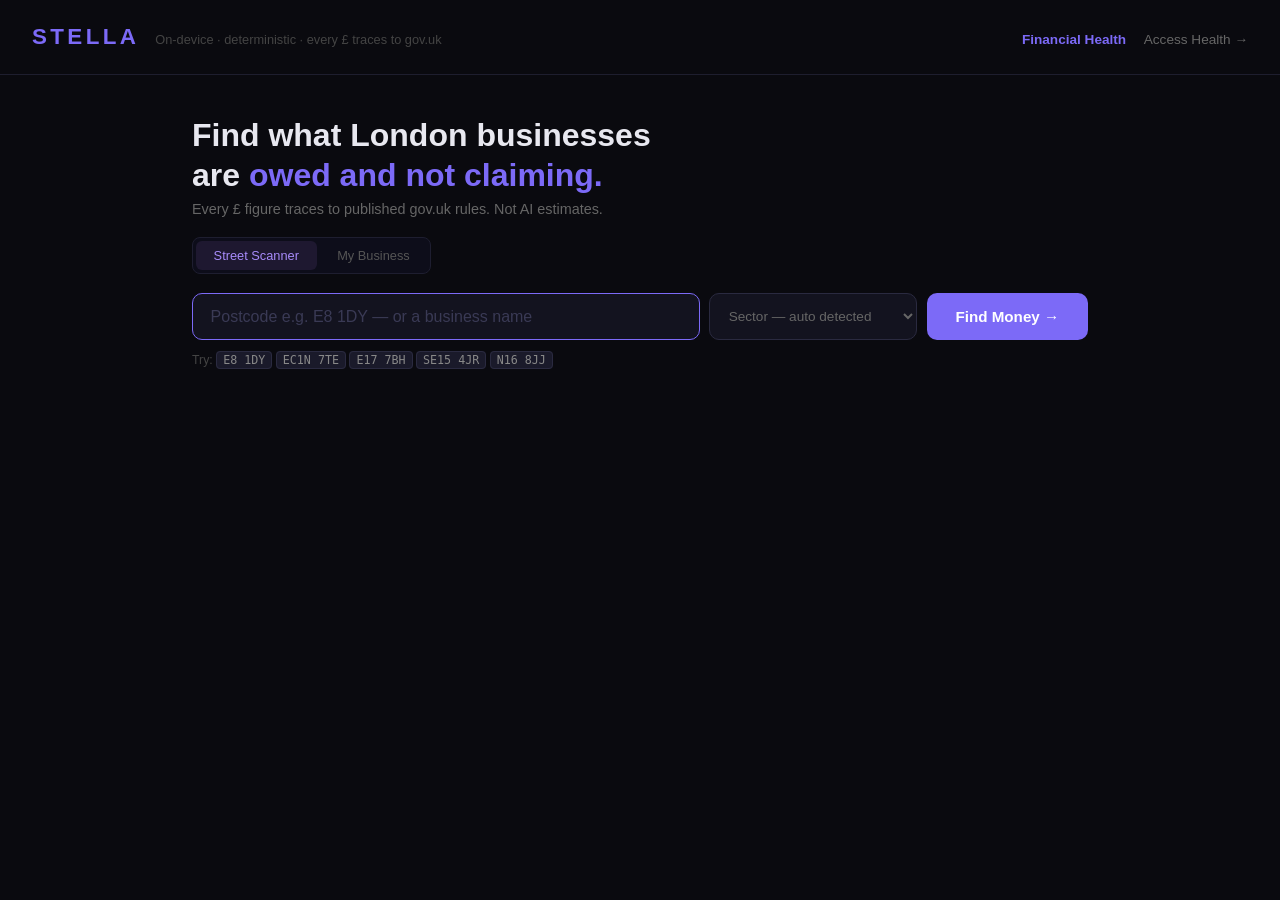
<file: ledger/server/templates/index.html>
<!DOCTYPE html>
<html lang="en">
<head>
<meta charset="UTF-8">
<meta name="viewport" content="width=device-width, initial-scale=1.0">
<title>STELLA — Find Your Unclaimed Business Money</title>
<style>
  * { box-sizing: border-box; margin: 0; padding: 0; }
  body { font-family: -apple-system, BlinkMacSystemFont, "Segoe UI", sans-serif; background: #0a0a0f; color: #e8e8f0; min-height: 100vh; }

  header { padding: 1.5rem 2rem; border-bottom: 1px solid #1e1e2e; display: flex; align-items: baseline; gap: 1rem; }
  .logo { font-size: 1.4rem; font-weight: 700; letter-spacing: 0.15em; color: #7c6af7; }
  .tagline { font-size: 0.8rem; color: #444; }

  main { max-width: 960px; margin: 0 auto; padding: 2.5rem 2rem; }

  /* hero */
  .hero h1 { font-size: 2rem; font-weight: 700; line-height: 1.25; margin-bottom: 0.4rem; }
  .hero h1 span { color: #7c6af7; }
  .hero p { color: #666; font-size: 0.9rem; margin-bottom: 1.8rem; max-width: 560px; }

  .search-row { display: flex; gap: 0.6rem; flex-wrap: wrap; margin-bottom: 0.8rem; }
  .search-row input {
    flex: 1; min-width: 220px; padding: 0.85rem 1.1rem;
    background: #13131f; border: 1.5px solid #2a2a40; border-radius: 10px;
    color: #e8e8f0; font-size: 1rem; outline: none; transition: border-color 0.2s;
  }
  .search-row input:focus { border-color: #7c6af7; }
  .search-row input::placeholder { color: #3a3a55; }
  .search-row select {
    padding: 0.85rem 0.9rem; background: #13131f; border: 1.5px solid #2a2a40;
    border-radius: 10px; color: #666; font-size: 0.85rem; outline: none; cursor: pointer;
  }
  .btn-find {
    padding: 0.85rem 1.8rem; background: #7c6af7; color: #fff; border: none;
    border-radius: 10px; font-size: 0.95rem; font-weight: 600; cursor: pointer;
    white-space: nowrap; transition: background 0.2s;
  }
  .btn-find:hover { background: #6b58e6; }
  .btn-find:disabled { background: #2a2a40; color: #555; cursor: not-allowed; }

  .examples { font-size: 0.77rem; color: #444; }
  .examples kbd { background: #1a1a2a; border: 1px solid #2a2a40; border-radius: 4px; padding: 1px 6px; font-size: 0.73rem; color: #888; cursor: pointer; }
  .examples kbd:hover { border-color: #7c6af7; color: #a78bfa; }

  /* explainer box */
  .explainer {
    background: #0d0d1a; border: 1px solid #1e1e35; border-radius: 10px;
    padding: 1rem 1.2rem; margin-bottom: 1.5rem; font-size: 0.8rem; color: #555;
    display: none;
  }
  .explainer.show { display: block; }
  .explainer strong { color: #888; }
  .explainer .row { display: flex; gap: 1.5rem; flex-wrap: wrap; margin-top: 0.5rem; }
  .explainer .pill { display: flex; align-items: center; gap: 0.4rem; }
  .badge { font-size: 0.68rem; border-radius: 4px; padding: 2px 6px; font-weight: 600; }
  .badge-high { background: #1a3a1a; color: #4ade80; }
  .badge-medium { background: #2a2a10; color: #facc15; }
  .badge-warn { background: #2a1a0a; color: #f97316; }

  /* loading */
  .loading { display: none; text-align: center; padding: 3rem; color: #555; }
  .spinner { display: inline-block; width: 28px; height: 28px; border: 2.5px solid #1e1e2e; border-top-color: #7c6af7; border-radius: 50%; animation: spin 0.7s linear infinite; margin-bottom: 0.8rem; }
  @keyframes spin { to { transform: rotate(360deg); } }

  .error-card { display: none; background: #150a0a; border: 1px solid #4a1515; border-radius: 10px; padding: 1rem 1.2rem; color: #f87171; margin-top: 1rem; font-size: 0.85rem; }

  /* results header */
  .results-meta { display: flex; justify-content: space-between; align-items: center; margin-bottom: 1rem; flex-wrap: wrap; gap: 0.5rem; }
  .results-meta h2 { font-size: 0.9rem; color: #555; font-weight: 400; }
  .meta-badges { display: flex; gap: 0.5rem; align-items: center; }
  .lsoa-tag { font-size: 0.72rem; background: #13131f; border: 1px solid #222; border-radius: 5px; padding: 2px 7px; color: #444; }
  .savings-total { font-size: 0.8rem; background: #1a1030; border: 1px solid #3d2f6e; border-radius: 5px; padding: 3px 9px; color: #a78bfa; font-weight: 600; }

  /* property card */
  .prop-card {
    background: #11111e; border: 1px solid #1e1e30; border-radius: 12px;
    margin-bottom: 0.8rem; overflow: hidden; transition: border-color 0.2s;
  }
  .prop-card.has-savings { border-color: #2d2050; }
  .prop-card.has-savings:hover { border-color: #5a40a0; }

  .prop-header {
    display: flex; justify-content: space-between; align-items: flex-start;
    padding: 1.1rem 1.3rem; gap: 1rem; cursor: pointer;
  }
  .prop-left { flex: 1; min-width: 0; }
  .prop-type { font-size: 0.7rem; text-transform: uppercase; letter-spacing: 0.08em; color: #555; margin-bottom: 2px; }
  .prop-address { font-size: 0.92rem; font-weight: 600; color: #d0d0e8; white-space: nowrap; overflow: hidden; text-overflow: ellipsis; }
  .prop-sub { font-size: 0.75rem; color: #444; margin-top: 2px; }
  .prop-right { text-align: right; flex-shrink: 0; }
  .rv-num { font-size: 1.2rem; font-weight: 700; }
  .rv-label { font-size: 0.65rem; text-transform: uppercase; letter-spacing: 0.07em; color: #444; }
  .sector-tag { font-size: 0.65rem; background: #1a1a2e; border: 1px solid #2a2a40; border-radius: 4px; padding: 1px 5px; color: #555; margin-top: 3px; display: inline-block; }

  /* savings badge on header */
  .saving-chip {
    display: inline-flex; align-items: center; gap: 0.3rem;
    background: #1a1030; border: 1px solid #3d2f6e; border-radius: 6px;
    padding: 3px 8px; font-size: 0.78rem; color: #a78bfa; font-weight: 600;
    margin-top: 4px;
  }

  /* expanded body */
  .prop-body { display: none; padding: 0 1.3rem 1.2rem; border-top: 1px solid #1a1a2a; }
  .prop-body.open { display: block; }

  .money-box {
    display: flex; gap: 1rem; margin: 1rem 0; flex-wrap: wrap;
  }
  .money-stat {
    flex: 1; min-width: 140px; background: linear-gradient(135deg,#150f28,#0a1520);
    border: 1px solid #2d2050; border-radius: 8px; padding: 0.9rem 1rem;
  }
  .money-stat .ms-label { font-size: 0.67rem; text-transform: uppercase; letter-spacing: 0.07em; color: #666; margin-bottom: 3px; }
  .money-stat .ms-val { font-size: 1.6rem; font-weight: 800; color: #a78bfa; line-height: 1; }
  .money-stat .ms-sub { font-size: 0.72rem; color: #555; margin-top: 3px; }

  /* credibility bar */
  .credibility {
    background: #0d1a0d; border: 1px solid #1a2e1a; border-radius: 7px;
    padding: 0.7rem 1rem; margin-bottom: 0.8rem; font-size: 0.78rem; color: #4a7a4a;
  }
  .credibility strong { color: #5aaa5a; }

  /* findings */
  .findings-list { list-style: none; }
  .finding-row {
    display: flex; align-items: center; justify-content: space-between;
    padding: 0.55rem 0; border-bottom: 1px solid #15151f; gap: 0.8rem; font-size: 0.84rem;
  }
  .finding-row:last-child { border-bottom: none; }
  .finding-name { color: #b0b0c8; flex: 1; }
  .finding-source { font-size: 0.68rem; color: #444; }
  .finding-right { display: flex; align-items: center; gap: 0.5rem; flex-shrink: 0; }
  .finding-amt { font-weight: 600; color: #a78bfa; }
  .no-savings-msg { font-size: 0.82rem; color: #333; padding: 0.5rem 0; }

  /* actions */
  .prop-actions { display: flex; gap: 0.6rem; margin-top: 1rem; flex-wrap: wrap; }
  .btn-draft { padding: 0.55rem 1rem; background: #1a1030; border: 1px solid #3d2f6e; border-radius: 7px; color: #a78bfa; font-size: 0.8rem; cursor: pointer; transition: background 0.2s; }
  .btn-draft:hover { background: #261545; }
  .btn-govuk { padding: 0.55rem 1rem; background: transparent; border: 1px solid #222; border-radius: 7px; color: #555; font-size: 0.8rem; cursor: pointer; text-decoration: none; display: inline-block; transition: border-color 0.2s; }
  .btn-govuk:hover { border-color: #444; color: #888; }
  .uarn-copy { padding: 0.55rem 1rem; background: transparent; border: 1px solid #1e1e30; border-radius: 7px; color: #444; font-size: 0.78rem; cursor: pointer; }
  .uarn-copy:hover { color: #666; border-color: #333; }

  /* grants */
  .grants-section { margin-top: 2rem; }
  .section-title { font-size: 0.78rem; text-transform: uppercase; letter-spacing: 0.08em; color: #555; margin-bottom: 0.8rem; }
  .grant-card { background: #0d1a0d; border: 1px solid #1a2e1a; border-radius: 10px; padding: 1rem 1.2rem; margin-bottom: 0.6rem; display: flex; justify-content: space-between; align-items: flex-start; gap: 1rem; flex-wrap: wrap; }
  .grant-name { font-size: 0.88rem; font-weight: 600; color: #6adb6a; margin-bottom: 2px; }
  .grant-who { font-size: 0.75rem; color: #3a6a3a; }
  .grant-action { font-size: 0.73rem; color: #3a5a3a; margin-top: 3px; }
  .grant-action a { color: #7c6af7; text-decoration: none; }
  .grant-value { font-size: 0.95rem; font-weight: 700; color: #4ade80; white-space: nowrap; }

  /* modal */
  .modal-overlay { display: none; position: fixed; inset: 0; background: rgba(0,0,0,0.75); z-index: 100; align-items: center; justify-content: center; padding: 1.5rem; }
  .modal-overlay.open { display: flex; }
  .modal { background: #13131f; border: 1px solid #2a2a40; border-radius: 14px; padding: 1.8rem; max-width: 600px; width: 100%; max-height: 85vh; overflow-y: auto; }
  .modal h3 { margin-bottom: 0.8rem; font-size: 0.95rem; }
  .modal-note { font-size: 0.75rem; color: #555; margin-bottom: 0.8rem; background: #0a0a18; border: 1px solid #1e1e30; border-radius: 6px; padding: 0.5rem 0.8rem; }
  .modal textarea { width: 100%; background: #0a0a0f; border: 1px solid #2a2a40; border-radius: 8px; color: #d0d0e8; padding: 0.9rem; font-size: 0.82rem; line-height: 1.65; min-height: 200px; resize: vertical; font-family: inherit; }
  .modal-actions { display: flex; gap: 0.6rem; margin-top: 0.8rem; justify-content: flex-end; }
  .btn-copy-email { padding: 0.55rem 1.2rem; background: #7c6af7; border: none; border-radius: 7px; color: #fff; font-size: 0.82rem; cursor: pointer; }
  .btn-close-modal { padding: 0.55rem 1.2rem; background: transparent; border: 1px solid #2a2a40; border-radius: 7px; color: #666; font-size: 0.82rem; cursor: pointer; }

  /* companies panel */
  .companies-panel {
    background: #0d0d1a; border: 1px solid #1e1e30; border-radius: 10px;
    margin-bottom: 1.2rem; overflow: hidden;
  }
  .companies-header {
    display: flex; justify-content: space-between; align-items: center;
    padding: 0.75rem 1.2rem; cursor: pointer; user-select: none;
  }
  .companies-header:hover { background: #111122; }
  .companies-title { font-size: 0.78rem; color: #666; font-weight: 600; letter-spacing: 0.05em; }
  .companies-count { font-size: 0.72rem; background: #1a1a30; border: 1px solid #2a2a45; border-radius: 4px; padding: 1px 7px; color: #555; }
  .companies-body { display: none; border-top: 1px solid #1a1a2a; padding: 0.6rem 0; }
  .companies-body.open { display: block; }
  .co-row {
    display: flex; align-items: flex-start; gap: 0.8rem; padding: 0.5rem 1.2rem;
    border-bottom: 1px solid #12121e; font-size: 0.8rem;
  }
  .co-row:last-child { border-bottom: none; }
  .co-status { width: 8px; height: 8px; border-radius: 50%; margin-top: 5px; flex-shrink: 0; }
  .co-status.active { background: #4ade80; }
  .co-status.dissolved { background: #555; }
  .co-name { font-weight: 600; color: #c0c0d8; line-height: 1.3; }
  .co-meta { font-size: 0.7rem; color: #444; margin-top: 1px; }
  .co-sic { font-size: 0.68rem; color: #333; margin-top: 2px; }
  .co-number { font-size: 0.68rem; color: #333; }
  .ch-link { color: #7c6af7; text-decoration: none; font-size: 0.68rem; }
  .ch-link:hover { text-decoration: underline; }
  .co-note { padding: 0.5rem 1.2rem; font-size: 0.72rem; color: #333; font-style: italic; }

  /* mode toggle */
  .mode-toggle { display: flex; background: #0d0d1a; border: 1px solid #1e1e30; border-radius: 8px; padding: 3px; gap: 3px; margin-bottom: 1.2rem; width: fit-content; }
  .mode-btn { padding: 0.45rem 1.1rem; border-radius: 6px; border: none; font-size: 0.8rem; cursor: pointer; font-weight: 500; transition: background 0.15s, color 0.15s; background: transparent; color: #555; }
  .mode-btn.active { background: #1e1830; color: #a78bfa; }

  /* single biz form */
  .biz-form { background: #0d0d1a; border: 1px solid #1e1e30; border-radius: 10px; padding: 1rem 1.2rem; margin-bottom: 1.2rem; display: none; }
  .biz-form.show { display: block; }
  .biz-form label { font-size: 0.75rem; color: #555; display: block; margin-bottom: 3px; }
  .biz-form input, .biz-form select { width: 100%; padding: 0.6rem 0.8rem; background: #13131f; border: 1px solid #2a2a40; border-radius: 7px; color: #d0d0e8; font-size: 0.88rem; margin-bottom: 0.7rem; outline: none; }
  .biz-form input:focus { border-color: #7c6af7; }
  .biz-hint { font-size: 0.72rem; color: #333; margin-top: -0.5rem; margin-bottom: 0.7rem; }
  .biz-form-row { display: flex; gap: 0.7rem; flex-wrap: wrap; }
  .biz-form-row > div { flex: 1; min-width: 160px; }

  /* single biz highlight */
  .prop-card.my-biz { border-color: #7c6af7 !important; box-shadow: 0 0 0 1px #3d2f6e; }
  .my-biz-tag { font-size: 0.65rem; background: #2a1a50; color: #a78bfa; border: 1px solid #4a2a80; border-radius: 4px; padding: 1px 6px; margin-left: 6px; }

  /* multi-property checker */
  .multi-check-box {
    margin-top: 0.8rem; background: #0f0f1f; border: 1px solid #1e1e35;
    border-radius: 7px; padding: 0.65rem 0.9rem;
  }
  .multi-check-row { display: flex; align-items: center; gap: 0.5rem; font-size: 0.78rem; color: #555; cursor: pointer; }
  .multi-check-row input[type=checkbox] { accent-color: #7c6af7; cursor: pointer; }
  .multi-sub { display: none; margin-top: 0.5rem; padding-left: 1.4rem; }
  .multi-sub-row { display: flex; align-items: center; gap: 0.5rem; font-size: 0.75rem; color: #444; cursor: pointer; margin-bottom: 4px; }
  .multi-ineligible { display: none; color: #f97316; font-size: 0.75rem; background: #1a0e05; border: 1px solid #3a2010; border-radius: 5px; padding: 0.45rem 0.7rem; margin-top: 5px; }
  .multi-ok { display: none; color: #4ade80; font-size: 0.75rem; background: #0a1a0a; border: 1px solid #1a3a1a; border-radius: 5px; padding: 0.45rem 0.7rem; margin-top: 5px; }

  @media (max-width: 580px) {
    .hero h1 { font-size: 1.5rem; }
    .money-box { flex-direction: column; }
  }
</style>
</head>
<body>

<header>
  <div class="logo">STELLA</div>
  <div class="tagline">On-device · deterministic · every £ traces to gov.uk</div>
  <nav class="app-nav" style="margin-left:auto;display:flex;gap:1.1rem;align-items:baseline;font-size:0.85rem;">
    <span style="color:#7c6af7;font-weight:600;">Financial Health</span>
    <a id="accessHealthLink" href="#" target="_blank" rel="noopener"
       style="color:#666;text-decoration:none;" title="Live transport-disruption early-warning for London businesses">Access Health →</a>
  </nav>
</header>
<script>
  // Sibling app (Access Health / Ripple) runs on :8000 on the same host —
  // host-relative so it works over the SSH tunnel (localhost) and direct on hp-15.
  document.getElementById("accessHealthLink").href =
    location.protocol + "//" + location.hostname + ":8000/";
</script>

<main>
  <div class="hero">
    <h1>Find what London businesses<br>are <span>owed and not claiming.</span></h1>
    <p style="color:#666;font-size:0.9rem;margin-bottom:1.2rem;max-width:560px">Every £ figure traces to published gov.uk rules. Not AI estimates.</p>

    <!-- Mode toggle -->
    <div class="mode-toggle">
      <button class="mode-btn active" id="modeStreet" onclick="setMode('street')">Street Scanner</button>
      <button class="mode-btn" id="modeBiz" onclick="setMode('biz')">My Business</button>
    </div>

    <!-- Street scanner mode -->
    <div id="streetMode">
      <div class="search-row">
        <input type="text" id="queryInput" placeholder="Postcode e.g. E8 1DY — or a business name" autofocus>
        <select id="sectorSelect" title="Override sector if auto-detected wrongly">
          <option value="">Sector — auto detected</option>
          <option value="cafe">☕ Café / Coffee shop</option>
          <option value="retail">🛍 Retail / Shop</option>
          <option value="pub">🍺 Pub / Bar</option>
          <option value="hospitality">🏨 Hotel / Guest house</option>
          <option value="office">💼 Office</option>
          <option value="industrial">🏭 Industrial / Warehouse</option>
          <option value="leisure">🏋️ Gym / Leisure</option>
          <option value="other">Other</option>
        </select>
        <button class="btn-find" id="searchBtn" onclick="doSearch()">Find Money →</button>
      </div>
      <div class="examples">
        Try: <kbd onclick="fillAndSearch('E8 1DY')">E8 1DY</kbd>
             <kbd onclick="fillAndSearch('EC1N 7TE')">EC1N 7TE</kbd>
             <kbd onclick="fillAndSearch('E17 7BH')">E17 7BH</kbd>
             <kbd onclick="fillAndSearch('SE15 4JR')">SE15 4JR</kbd>
             <kbd onclick="fillAndSearch('N16 8JJ')">N16 8JJ</kbd>
      </div>
    </div>

    <!-- My Business mode -->
    <div id="bizMode" style="display:none">
      <div class="biz-form show" id="bizForm">
        <div class="biz-form-row">
          <div>
            <label>Your business name (optional — for the claim letter)</label>
            <input type="text" id="bizName" placeholder="e.g. Prufrock Coffee">
          </div>
          <div>
            <label>Postcode of your premises *</label>
            <input type="text" id="bizPostcode" placeholder="e.g. EC1N 7TE">
          </div>
        </div>
        <div style="font-size:0.72rem;color:#333;margin-bottom:0.8rem;line-height:1.5">
          STELLA looks up your company on Companies House, derives your sector from SIC codes, and automatically matches your property in the VOA database. No clicking through lists.
        </div>
        <button class="btn-find" onclick="doBizSearch()">Check My Business →</button>
      </div>
    </div>
  </div>

  <!-- Explainer — shown after first search -->
  <div class="explainer" id="explainer">
    <strong>What you're seeing:</strong> Each card is a physical premises registered at this postcode in the government's Valuation Office Agency (VOA) database.
    The VOA tracks <em>properties</em>, not business names — your business will appear as e.g. "CAFE AND PREMISES".
    Find your address in the list to see your relief eligibility.
    <div class="row">
      <span class="pill"><span class="badge badge-high">high</span> Rule is law — unambiguous, traceable to gov.uk</span>
      <span class="pill"><span class="badge badge-medium">medium</span> Likely eligible — verify with your council</span>
      <span class="pill"><span class="badge badge-warn">check</span> Flag to investigate — not a confirmed saving</span>
    </div>
    <div style="margin-top:0.5rem; color:#444;">
      ⚠ SBRR requires <strong style="color:#555">single property occupation</strong>. If your business has multiple sites, eligibility differs — confirm with your billing authority.
      To verify any RV: <a href="https://www.gov.uk/correct-your-business-rates" target="_blank" style="color:#7c6af7">gov.uk/correct-your-business-rates</a>
    </div>
  </div>

  <div class="loading" id="loading">
    <div class="spinner"></div>
    <div style="font-size:0.85rem">Searching 311,750 London properties…</div>
  </div>

  <div class="error-card" id="errorCard"></div>

  <!-- Companies House panel — shown after postcode search -->
  <div class="companies-panel" id="companiesPanel" style="display:none">
    <div class="companies-header" onclick="toggleCompanies()">
      <span class="companies-title">COMPANIES REGISTERED AT THIS POSTCODE</span>
      <span class="companies-count" id="companiesCount">loading…</span>
    </div>
    <div class="companies-body" id="companiesBody">
      <div id="companiesList"></div>
      <div class="co-note">Source: Companies House registered addresses. Note: registered ≠ trading address — a business may trade here but register elsewhere.</div>
    </div>
  </div>

  <div id="results"></div>
  <div class="grants-section" id="grantsSection" style="display:none">
    <div class="section-title">Grants &amp; Funding — matched to this business type</div>
    <div id="grantsContainer"></div>
  </div>
</main>

<!-- Email modal -->
<div class="modal-overlay" id="emailModal">
  <div class="modal">
    <h3>📧 Draft Claim Letter</h3>
    <div class="modal-note">
      Generated by the local LLM on your device. Review before sending — confirm the RV at
      <a href="https://www.gov.uk/correct-your-business-rates" target="_blank" style="color:#7c6af7">gov.uk</a> first.
    </div>
    <div id="emailSpinner" style="color:#555;font-size:0.82rem;display:none">Drafting with on-device LLM…</div>
    <textarea id="emailText" readonly placeholder="Drafting…"></textarea>
    <div class="modal-actions">
      <button class="btn-close-modal" onclick="closeModal()">Close</button>
      <button class="btn-copy-email" onclick="copyEmail()">Copy to clipboard</button>
    </div>
  </div>
</div>

<script>
let currentBiz = null;
let _renderedBizzes = [];
let _currentMode = 'street';
let _bizHintFilter = '';

document.getElementById('queryInput').addEventListener('keydown', e => { if (e.key === 'Enter') doSearch(); });
document.getElementById('bizPostcode').addEventListener('keydown', e => { if (e.key === 'Enter') doBizSearch(); });

function setMode(mode) {
  _currentMode = mode;
  document.getElementById('modeStreet').classList.toggle('active', mode === 'street');
  document.getElementById('modeBiz').classList.toggle('active', mode === 'biz');
  document.getElementById('streetMode').style.display = mode === 'street' ? 'block' : 'none';
  document.getElementById('bizMode').style.display = mode === 'biz' ? 'block' : 'none';
  clearResults();
}

let _bizContext = {};  // persisted across step1 → step2

async function doBizSearch() {
  const postcode = document.getElementById('bizPostcode').value.trim().toUpperCase();
  const name     = document.getElementById('bizName').value.trim();
  if (!name)     { showError('Enter your business name'); return; }
  if (!postcode) { showError('Enter your postcode'); return; }
  _bizContext = {postcode, name};
  setLoading(true);
  clearResults();
  document.getElementById('loading').querySelector('div:last-child').textContent =
    'Looking up company on Companies House + VOA…';
  try {
    const res = await fetch('/api/biz-profile', {
      method: 'POST', headers: {'Content-Type': 'application/json'},
      body: JSON.stringify({postcode, name})
    });
    const data = await res.json();
    if (!res.ok || data.error) { showError(data.error || 'Something went wrong'); return; }
    if (data.step === 'pick_property') renderPropertyPicker(data);
    else renderBizProfile(data);
  } catch(e) {
    showError('Cannot reach server — is it running on port 5001?');
  } finally { setLoading(false); }
}

function renderPropertyPicker(data) {
  const el = document.getElementById('results');
  const props = data.properties || [];
  const name  = data.biz_name || 'your business';
  const ch    = data.ch_profile || {};

  let html = `
  <div style="background:#0d0d1a;border:1px solid #2a2040;border-radius:12px;padding:1.1rem 1.3rem;margin-bottom:1rem">
    <div style="font-size:0.72rem;text-transform:uppercase;letter-spacing:0.07em;color:#7c6af7;margin-bottom:4px">Step 2 of 2 — Identify Your Property</div>
    <div style="font-size:0.9rem;color:#ccc;margin-bottom:3px">VOA found <strong>${props.length} premises</strong> at <strong>${esc(_bizContext.postcode)}</strong> — click the one that's yours.</div>
    <div style="font-size:0.75rem;color:#444">Property names come from government records (CAFE AND PREMISES, SHOP AND PREMISES etc.) — not trading names. Find your address below.</div>
    ${ch.name ? `<div style="margin-top:0.5rem;font-size:0.75rem;color:#555">Companies House match: <strong style="color:#888">${esc(ch.name)}</strong> (${esc(ch.number||'')})</div>` : ''}
  </div>`;

  props.forEach(b => {
    const hasSav = b.totals.total_annual_savings > 0;
    const savChip = hasSav
      ? `<span style="font-size:0.72rem;background:#1a1030;border:1px solid #3d2f6e;border-radius:5px;padding:2px 7px;color:#a78bfa;font-weight:600;white-space:nowrap">💰 £${fmt(b.totals.total_annual_savings)}/yr</span>`
      : `<span style="font-size:0.72rem;color:#333">no SBRR</span>`;
    html += `
    <div onclick="selectProperty('${esc(b.uarn)}')"
         style="background:#11111e;border:1px solid ${hasSav?'#2d2050':'#1e1e30'};border-radius:10px;
                padding:0.9rem 1.2rem;margin-bottom:0.5rem;cursor:pointer;
                display:flex;justify-content:space-between;align-items:center;gap:1rem;flex-wrap:wrap;
                transition:border-color 0.15s"
         onmouseover="this.style.borderColor='#5a40a0'"
         onmouseout="this.style.borderColor='${hasSav?'#2d2050':'#1e1e30'}'">
      <div style="flex:1;min-width:0">
        <div style="font-size:0.68rem;text-transform:uppercase;letter-spacing:0.07em;color:#555">${esc(b.name)}</div>
        <div style="font-size:0.9rem;font-weight:600;color:#d0d0e8;white-space:nowrap;overflow:hidden;text-overflow:ellipsis">${esc(b.address)}</div>
        <div style="font-size:0.72rem;color:#444;margin-top:2px">${esc(b.sector)} · UARN ${esc(b.uarn)}</div>
      </div>
      <div style="text-align:right;flex-shrink:0">
        <div style="font-size:1.1rem;font-weight:700;color:${hasSav?'#a78bfa':'#555'}">£${fmt(b.rateable_value)}</div>
        <div style="font-size:0.65rem;color:#444;margin-bottom:3px">RV 2026</div>
        ${savChip}
      </div>
    </div>`;
  });

  el.innerHTML = html;
}

async function selectProperty(uarn) {
  setLoading(true);
  try {
    const res = await fetch('/api/biz-profile', {
      method: 'POST', headers: {'Content-Type': 'application/json'},
      body: JSON.stringify({..._bizContext, uarn})
    });
    const data = await res.json();
    if (!res.ok || data.error) { showError(data.error || 'Error'); return; }
    renderBizProfile(data);
  } catch(e) {
    showError('Cannot reach server');
  } finally { setLoading(false); }
}

function renderBizProfile(data) {
  const el = document.getElementById('results');
  const prop = data.property;
  const ch   = data.ch_profile || {};
  const grants = data.grants || [];
  const hasSavings = prop.totals.total_annual_savings > 0;
  const displayName = data.biz_name || ch.name || prop.name;

  // Verification badge config
  const verif = data.ch_verification || 'not_found';
  const verifCfg = {
    verified:  {col:'#4ade80', bg:'#0a1a0a', bd:'#1a3a1a', icon:'✓', label:'Verified on Companies House'},
    likely:    {col:'#facc15', bg:'#1a1a06', bd:'#2a2a10', icon:'~', label:'Likely match — registered address differs'},
    name_only: {col:'#f97316', bg:'#1a0e05', bd:'#2a1a0a', icon:'~', label:'Partial match — confirm details'},
    not_found: {col:'#555',    bg:'#111',    bd:'#222',    icon:'?', label:'Not found on Companies House'},
  }[verif] || {col:'#555',bg:'#111',bd:'#222',icon:'?',label:'Unknown'};

  // Business profile card
  let html = `
  <div style="background:#11111e;border:1.5px solid #7c6af7;border-radius:14px;padding:1.3rem;margin-bottom:1rem">
    <div style="display:flex;justify-content:space-between;align-items:flex-start;flex-wrap:wrap;gap:1rem">
      <div style="flex:1;min-width:0">
        <div style="display:flex;align-items:center;gap:0.5rem;margin-bottom:5px;flex-wrap:wrap">
          <div style="font-size:0.68rem;text-transform:uppercase;letter-spacing:0.08em;color:#7c6af7">My Business</div>
          <span style="font-size:0.68rem;background:${verifCfg.bg};border:1px solid ${verifCfg.col};color:${verifCfg.col};border-radius:4px;padding:1px 7px;font-weight:600">
            ${verifCfg.icon} ${verifCfg.label}
          </span>
        </div>
        <div style="font-size:1.2rem;font-weight:700;color:#e8e8f0">${esc(ch.name || displayName)}</div>
        ${ch.number ? `
        <div style="font-size:0.75rem;color:#555;margin-top:3px">
          No. <a href="https://find-and-update.company-information.service.gov.uk/company/${esc(ch.number)}" target="_blank" style="color:#7c6af7">${esc(ch.number)} ↗</a>
          · ${esc(ch.status||'')}
          ${data.company_age_years != null ? `· Founded ~${2026-data.company_age_years}` : ''}
        </div>` : ''}
        ${data.ch_note ? `<div style="font-size:0.72rem;color:#444;margin-top:4px">${esc(data.ch_note)}</div>` : ''}
        <div style="font-size:0.8rem;color:#555;margin-top:6px">📍 ${esc(prop.address)} · ${esc(prop.borough)}</div>
      </div>
      <div style="text-align:right;flex-shrink:0">
        <div style="font-size:0.65rem;text-transform:uppercase;color:#444">Rateable Value 2026</div>
        <div style="font-size:2rem;font-weight:800;color:${hasSavings?'#a78bfa':'#555'}">£${fmt(prop.rateable_value)}</div>
        <div style="font-size:0.7rem;color:#444">${esc(prop.sector)} · £${fmt(prop.gross_annual_bill)}/yr gross</div>
      </div>
    </div>
    ${data.sic_codes && data.sic_codes.length ? `
    <div style="margin-top:0.8rem;padding-top:0.8rem;border-top:1px solid #1a1a2a;display:flex;gap:0.4rem;flex-wrap:wrap;align-items:center">
      <span style="font-size:0.68rem;color:#333">SIC codes:</span>
      ${data.sic_codes.map(s=>`<span style="font-size:0.68rem;background:#1a1a2e;border:1px solid #2a2a40;border-radius:4px;padding:1px 6px;color:#555">${esc(s)}</span>`).join('')}
    </div>` : ''}
  </div>`;

  // Relief findings
  if (hasSavings) {
    html += `
    <div style="background:#11111e;border:1px solid #2d2050;border-radius:12px;padding:1.2rem;margin-bottom:1rem">
      <div style="font-size:0.72rem;text-transform:uppercase;letter-spacing:0.07em;color:#555;margin-bottom:0.8rem">Rates Relief — Unclaimed</div>
      <div style="display:flex;gap:1rem;flex-wrap:wrap;margin-bottom:1rem">
        <div style="flex:1;min-width:130px;background:linear-gradient(135deg,#150f28,#0a1520);border:1px solid #2d2050;border-radius:8px;padding:0.9rem">
          <div style="font-size:0.67rem;text-transform:uppercase;color:#666;margin-bottom:3px">Annual Saving</div>
          <div style="font-size:2rem;font-weight:800;color:#a78bfa;line-height:1">£${fmt(prop.totals.total_annual_savings)}</div>
          <div style="font-size:0.72rem;color:#555;margin-top:3px">per year</div>
        </div>
        <div style="flex:1;min-width:130px;background:linear-gradient(135deg,#150f28,#0a1520);border:1px solid #2d2050;border-radius:8px;padding:0.9rem">
          <div style="font-size:0.67rem;text-transform:uppercase;color:#666;margin-bottom:3px">Backdated est. (from Apr 2023)</div>
          <div style="font-size:2rem;font-weight:800;color:#a78bfa;line-height:1">£${fmt(prop.totals.total_backdated)}</div>
          <div style="font-size:0.72rem;color:#555;margin-top:3px">ask council to backdate further</div>
        </div>
      </div>
      <div style="background:#0d1a0d;border:1px solid #1a2e1a;border-radius:7px;padding:0.7rem 1rem;font-size:0.78rem;color:#4a7a4a;margin-bottom:0.8rem">
        <strong style="color:#5aaa5a">Why we're confident:</strong> Deterministic calculation from VOA RV + gov.uk multipliers.
        Verify at <a href="https://www.gov.uk/correct-your-business-rates" target="_blank" style="color:#5aaa5a">gov.uk/correct-your-business-rates</a>
      </div>
      <ul class="findings-list">
        ${prop.findings.filter(f=>f.annual_value>0).map(f=>`
        <li class="finding-row">
          <div><div class="finding-name">${esc(f.headline)}</div><div class="finding-source">${esc(f.rule)}</div></div>
          <div class="finding-right"><span class="badge badge-${f.confidence}">${f.confidence}</span><span class="finding-amt">£${fmt(f.annual_value)}/yr</span></div>
        </li>`).join('')}
      </ul>
      <div class="multi-check-box" style="margin-top:0.8rem">
        <label class="multi-check-row">
          <input type="checkbox" id="multi-toggle-0" onchange="handleMultiToggle(this,0)">
          <span>My business occupies <strong style="color:#888">more than one UK property</strong></span>
        </label>
        <div class="multi-sub" id="multi-sub-0">
          <label class="multi-sub-row">
            <input type="checkbox" id="multi-rv-0" onchange="handleMultiRV(this,0)">
            <span>Any other property has RV ≥ £2,900</span>
          </label>
          <div class="multi-ineligible" id="multi-ineligible-0">
            ⚠ <strong>SBRR likely does not apply</strong> — additional properties with RV ≥ £2,900 disqualify you.
            Exception: 12-month grace after acquiring a new property.
            <a href="https://www.gov.uk/apply-for-business-rate-relief/small-business-rate-relief" target="_blank" style="color:#f97316">gov.uk source ↗</a>
          </div>
          <div class="multi-ok" id="multi-ok-0">✓ Still eligible — other properties under £2,900 each don't disqualify you.</div>
        </div>
      </div>
      <div class="prop-actions" style="margin-top:1rem">
        <button class="btn-draft" onclick="currentBiz=_bizProfileCache.property;showEmailModal()">📧 Draft claim letter</button>
        <a href="${data.council && data.council.govuk_url ? esc(data.council.govuk_url) : 'https://www.gov.uk/apply-for-business-rate-relief/small-business-rate-relief'}" target="_blank" class="btn-govuk" style="background:#0a1a0a;border-color:#1a4a1a;color:#4ade80">Apply — gov.uk guide ↗</a>
        ${data.council && data.council.council_url ? `<a href="${esc(data.council.council_url)}" target="_blank" class="btn-govuk">${esc(prop.borough)} Council ↗</a>` : ''}
        <a href="https://www.gov.uk/correct-your-business-rates" target="_blank" class="btn-govuk">Verify RV ↗</a>
        <button class="uarn-copy" onclick="copyUarn('${esc(prop.uarn)}',this)">Copy UARN</button>
      </div>
      ${data.council && data.council.email ? `<div style="margin-top:0.6rem;padding:0.5rem 0.7rem;background:#0a0a0a;border:1px solid #1a1a1a;border-radius:6px;font-size:0.75rem;color:#666">
        <strong style="color:#888">${esc(prop.borough)} Business Rates Team</strong> &nbsp;·&nbsp;
        <a href="mailto:${esc(data.council.email)}" style="color:#60a5fa">${esc(data.council.email)}</a>
        ${data.council.phone ? `&nbsp;·&nbsp; ${esc(data.council.phone)}` : ''}
      </div>` : ''}
    </div>`;
  } else {
    html += `<div class="prop-card" style="padding:1.2rem 1.3rem">
      <div style="color:#555;font-size:0.85rem">
        RV £${fmt(prop.rateable_value)} is above SBRR thresholds — no rates relief found for this property.
        ${prop.rateable_value < 51000 ? '<br>Check the <strong style="color:#888">2026 Revaluation Challenge</strong> — if your RV was higher before April 2026, you may have an appeal.' : ''}
      </div>
    </div>`;
  }

  // Grants eligibility — personalised
  if (grants.length) {
    html += `<div style="margin-top:1.5rem">
      <div class="section-title">Grants Eligibility — based on your business profile</div>`;
    grants.forEach(g => {
      const col = {eligible:'#4ade80',likely:'#facc15',check:'#f97316'}[g.eligibility]||'#666';
      const bg  = {eligible:'#0a1a0a',likely:'#1a1a06',check:'#1a0e05'}[g.eligibility]||'#111';
      const bd  = {eligible:'#1a3a1a',likely:'#2a2a10',check:'#2a1a0a'}[g.eligibility]||'#222';
      html += `<div style="background:${bg};border:1px solid ${bd};border-radius:10px;padding:1rem 1.2rem;margin-bottom:0.6rem">
        <div style="display:flex;justify-content:space-between;align-items:flex-start;gap:1rem;flex-wrap:wrap">
          <div style="flex:1;min-width:0">
            <div style="display:flex;align-items:center;gap:0.5rem;margin-bottom:3px">
              <span style="font-size:0.65rem;background:${bg};border:1px solid ${col};color:${col};border-radius:4px;padding:1px 6px;font-weight:600;white-space:nowrap">${g.eligibility}</span>
              <span style="font-size:0.88rem;font-weight:600;color:${col}">${esc(g.name)}</span>
            </div>
            <div style="font-size:0.72rem;color:#444;margin-bottom:4px">${esc(g.funder)} · ${esc(g.deadline)}</div>
            ${g.match_reasons.map(r=>`<div style="font-size:0.75rem;color:#3a6a3a;margin-bottom:1px">✓ ${esc(r)}</div>`).join('')}
            ${g.blockers.map(b=>`<div style="font-size:0.72rem;color:#6a3a1a;margin-bottom:1px">⚠ ${esc(b)}</div>`).join('')}
            <div style="font-size:0.73rem;color:#555;margin-top:5px">${esc(g.action)}</div>
          </div>
          <div style="text-align:right;flex-shrink:0">
            <div style="font-size:1rem;font-weight:700;color:${col};white-space:nowrap">${esc(g.value)}</div>
            <a href="${esc(g.url)}" target="_blank" style="font-size:0.7rem;color:#7c6af7;text-decoration:none">Apply ↗</a>
          </div>
        </div>
      </div>`;
    });
    html += '</div>';
  }

  el.innerHTML = html;
  _renderedBizzes = [prop];
  _bizProfileCache = data;

  // Load extra insights asynchronously — non-blocking
  if (prop && prop.rateable_value) {
    fetch('/api/insights', {
      method: 'POST', headers: {'Content-Type':'application/json'},
      body: JSON.stringify({
        rateable_value: prop.rateable_value,
        sector: prop.sector,
        borough: prop.borough,
        postcode: prop.postcode,
      })
    }).then(r=>r.json()).then(d => renderInsights(d.insights || []));
  }
}

function renderInsights(cards) {
  if (!cards.length) return;
  const existing = document.getElementById('insightsSection');
  if (existing) existing.remove();
  const sec = document.createElement('div');
  sec.id = 'insightsSection';
  sec.style.cssText = 'margin-top:1.2rem';
  sec.innerHTML = `
    <div class="section-title" style="margin-bottom:0.6rem">📍 Insights for your business</div>
    ${cards.map(c => `
      <div style="background:#0a0a12;border:1px solid ${c.color}33;border-left:3px solid ${c.color};border-radius:8px;padding:0.9rem 1rem;margin-bottom:0.6rem">
        <div style="display:flex;align-items:flex-start;gap:0.6rem">
          <span style="font-size:1.1rem">${c.icon}</span>
          <div style="flex:1">
            <div style="font-weight:700;color:${c.color};font-size:0.85rem;margin-bottom:3px">${esc(c.title)}</div>
            <div style="font-size:0.8rem;color:#aaa;line-height:1.5">${esc(c.body)}</div>
            ${c.action_url ? `<a href="${esc(c.action_url)}" target="_blank" style="display:inline-block;margin-top:6px;font-size:0.75rem;color:#60a5fa">${esc(c.action)} ↗</a>` : ''}
          </div>
        </div>
      </div>`).join('')}`;
  // Insert before grants section
  const grants = document.getElementById('grantsSection');
  if (grants) grants.parentNode.insertBefore(sec, grants);
  else document.getElementById('bizResults').appendChild(sec);
}

let _bizProfileCache = {};

function fillAndSearch(pc) {
  document.getElementById('queryInput').value = pc;
  doSearch();
}

async function doSearch() {
  const query = document.getElementById('queryInput').value.trim();
  const sector = document.getElementById('sectorSelect').value;
  if (!query) return;
  setLoading(true);
  clearResults();

  try {
    const res = await fetch('/api/lookup', {
      method: 'POST', headers: {'Content-Type':'application/json'},
      body: JSON.stringify({query, sector})
    });
    const data = await res.json();
    if (!res.ok || data.error) { showError(data.error || 'Something went wrong'); return; }
    renderResults(data);
    if (data.businesses && data.businesses.length > 0) fetchGrants(data.businesses[0]);
    document.getElementById('explainer').classList.add('show');
    // Fetch Companies House names in parallel (postcode searches only)
    const q = (data.query || '').trim().toUpperCase();
    if (/^[A-Z]{1,2}\d{1,2}[A-Z]?\s*\d[A-Z]{2}$/.test(q)) fetchCompaniesAt(q);
  } catch(e) {
    showError('Cannot reach server — run: PORT=5001 python3 server/app.py');
  } finally { setLoading(false); }
}

function renderResults(data, opts={}) {
  const el = document.getElementById('results');
  const bizzes = data.businesses || [];
  const hint = (opts.hint || '').toLowerCase();

  if (!bizzes.length) {
    el.innerHTML = `<div class="prop-card" style="padding:1.2rem 1.3rem">
      <div style="color:#555;font-size:0.85rem">No VOA entries found for <strong style="color:#888">${esc(data.query)}</strong>.
      ${data.candidates ? renderCandidates(data.candidates) : ''}
      <br><br>Try a nearby postcode or look up the property at <a href="https://www.gov.uk/correct-your-business-rates" target="_blank" style="color:#7c6af7">gov.uk/correct-your-business-rates</a>.</div>
    </div>`;
    return;
  }

  const withSavings = bizzes.filter(b => b.totals.total_annual_savings > 0);
  const noSavings   = bizzes.filter(b => b.totals.total_annual_savings === 0);
  const totalSaving = withSavings.reduce((s,b) => s + b.totals.total_annual_savings, 0);

  let html = `<div class="results-meta">
    <h2>${bizzes.length} propert${bizzes.length===1?'y':'ies'} at ${esc(data.query)} · ${withSavings.length} with potential savings</h2>
    <div class="meta-badges">
      ${data.lsoa ? `<span class="lsoa-tag">LSOA ${esc(data.lsoa)}</span>` : ''}
      ${totalSaving > 0 ? `<span class="savings-total">💰 Up to £${fmt(totalSaving)}/yr unclaimed</span>` : ''}
    </div>
  </div>`;

  // In biz mode: matched properties first, then savings, then rest
  let ordered;
  if (opts.bizMode && hint) {
    const matched   = bizzes.filter(b => b.address.toLowerCase().includes(hint) || b.name.toLowerCase().includes(hint));
    const unmatched = bizzes.filter(b => !matched.includes(b));
    const mWithSav  = matched.filter(b => b.totals.total_annual_savings > 0);
    const mNoSav    = matched.filter(b => b.totals.total_annual_savings === 0);
    ordered = [...mWithSav, ...mNoSav, ...unmatched.filter(b=>b.totals.total_annual_savings>0), ...unmatched.filter(b=>b.totals.total_annual_savings===0)];
  } else {
    ordered = [...withSavings, ...noSavings];
  }
  _renderedBizzes = ordered;
  ordered.forEach((b, i) => { html += renderCard(b, i, {hint, bizMode: opts.bizMode}); });
  el.innerHTML = html;

  // auto-open first matched or savings card
  if (ordered.length > 0) toggleBody(0);
}

function _isMatch(b, hint) {
  if (!hint) return false;
  return b.address.toLowerCase().includes(hint) || b.name.toLowerCase().includes(hint);
}

function renderCard(b, idx, opts={}) {
  const hasSavings = b.totals.total_annual_savings > 0;
  const findings = b.findings || [];
  const isMyBiz = opts.bizMode && _isMatch(b, opts.hint || '');
  const myLabel = b._bizLabel || '';

  // Header chip
  const chip = hasSavings
    ? `<div class="saving-chip">💰 £${fmt(b.totals.total_annual_savings)}/yr unclaimed</div>`
    : '';

  // Findings rows
  let findingsHtml = '';
  if (hasSavings) {
    findingsHtml = `
      <div class="money-box">
        <div class="money-stat">
          <div class="ms-label">Annual saving</div>
          <div class="ms-val">£${fmt(b.totals.total_annual_savings)}</div>
          <div class="ms-sub">per year — likely unclaimed</div>
        </div>
        <div class="money-stat">
          <div class="ms-label">Backdated estimate</div>
          <div class="ms-val">£${fmt(b.totals.total_backdated)}</div>
          <div class="ms-sub">est. from Apr 2023 — ask council for more</div>
        </div>
      </div>
      <div class="credibility">
        <strong>Why we're confident:</strong> This is a deterministic calculation from published gov.uk rules —
        not AI-generated. RV £${fmt(b.rateable_value)} confirmed in official VOA 2026 list.
        Verify at <a href="https://www.gov.uk/correct-your-business-rates" target="_blank" style="color:#5aaa5a">gov.uk/correct-your-business-rates</a>.
      </div>`;
    findingsHtml += `<ul class="findings-list">`;
    findings.forEach(f => {
      if (f.annual_value > 0) {
        findingsHtml += `<li class="finding-row">
          <div>
            <div class="finding-name">${esc(f.headline)}</div>
            <div class="finding-source">${esc(f.rule)}</div>
          </div>
          <div class="finding-right">
            <span class="badge badge-${f.confidence}">${f.confidence}</span>
            <span class="finding-amt">£${fmt(f.annual_value)}/yr</span>
          </div>
        </li>`;
      } else {
        findingsHtml += `<li class="finding-row">
          <div class="finding-name">${esc(f.headline)}</div>
          <span class="badge badge-warn">investigate</span>
        </li>`;
      }
    });
    findingsHtml += `</ul>`;
    findingsHtml += `
    <div class="multi-check-box">
      <label class="multi-check-row">
        <input type="checkbox" id="multi-toggle-${idx}" onchange="handleMultiToggle(this,${idx})">
        <span>This business occupies <strong style="color:#888">more than one UK property</strong></span>
      </label>
      <div class="multi-sub" id="multi-sub-${idx}">
        <label class="multi-sub-row">
          <input type="checkbox" id="multi-rv-${idx}" onchange="handleMultiRV(this,${idx})">
          <span>Any other property has rateable value ≥ £2,900</span>
        </label>
        <div class="multi-ineligible" id="multi-ineligible-${idx}">
          ⚠ <strong>SBRR likely does not apply.</strong> Businesses with additional properties each having RV ≥ £2,900 are excluded from Small Business Rate Relief.
          Exception: you retain relief for 12 months after acquiring a new property.
          Source: <a href="https://www.gov.uk/apply-for-business-rate-relief/small-business-rate-relief" target="_blank" style="color:#f97316">gov.uk/apply-for-business-rate-relief</a>
        </div>
        <div class="multi-ok" id="multi-ok-${idx}">
          ✓ Still eligible — additional properties with RV &lt; £2,900 each don't disqualify you.
          Confirm with your billing authority to be sure.
        </div>
      </div>
    </div>`;
    findingsHtml += `<div class="prop-actions">
      <button class="btn-draft" onclick="openEmail(${idx})">📧 Draft claim letter</button>
      <a href="https://www.gov.uk/correct-your-business-rates" target="_blank" class="btn-govuk">Verify RV on gov.uk ↗</a>
      <button class="uarn-copy" onclick="copyUarn('${esc(b.uarn)}',this)">Copy UARN</button>
    </div>`;
  } else {
    findingsHtml = `<div class="no-savings-msg">
      Rateable value £${fmt(b.rateable_value)} is above the relief thresholds.
      ${b.rateable_value > 12000 && b.rateable_value < 16000 ? '⚠ Near the SBRR cliff — a 2026 revaluation challenge may be worth investigating.' : 'No unclaimed rates relief found for this property.'}
    </div>`;
  }

  const myBizClass = isMyBiz ? ' my-biz' : '';
  const myBizTag   = isMyBiz && myLabel ? `<span class="my-biz-tag">▶ ${esc(myLabel)}</span>` : (isMyBiz ? '<span class="my-biz-tag">▶ Your property</span>' : '');

  return `<div class="prop-card ${hasSavings?'has-savings':''}${myBizClass}" id="card-${idx}">
    <div class="prop-header" onclick="toggleBody(${idx})">
      <div class="prop-left">
        <div class="prop-type">${esc(b.name)}${myBizTag}</div>
        <div class="prop-address">${esc(b.address)}</div>
        <div class="prop-sub">${esc(b.borough)} · UARN ${esc(b.uarn)}</div>
        ${chip}
      </div>
      <div class="prop-right">
        <div class="rv-label">Rateable Value</div>
        <div class="rv-num" style="color:${hasSavings?'#a78bfa':'#555'}">${hasSavings?'':''}£${fmt(b.rateable_value)}</div>
        <div class="rv-label">${esc(b.sector)} · £${fmt(b.gross_annual_bill)}/yr gross</div>
        <span class="sector-tag">${esc(b.sector)}</span>
      </div>
    </div>
    <div class="prop-body" id="body-${idx}">
      ${findingsHtml}
    </div>
  </div>`;
}

function renderCandidates(cands) {
  if (!cands || !cands.length) return '';
  return '<br><strong style="color:#666">Companies House found:</strong> ' +
    cands.map(c => `${esc(c.name)} (${esc(c.postcode||'no postcode')})`).join(' · ');
}

function toggleBody(idx) {
  const body = document.getElementById(`body-${idx}`);
  if (body) body.classList.toggle('open');
}

async function fetchGrants(biz) {
  try {
    const res = await fetch('/api/grants', { method:'POST', headers:{'Content-Type':'application/json'},
      body: JSON.stringify({sector: biz.sector, borough: biz.borough}) });
    const data = await res.json();
    renderGrants(data.grants || []);
  } catch(e) {}
}

function renderGrants(grants) {
  if (!grants.length) return;
  document.getElementById('grantsSection').style.display = 'block';
  document.getElementById('grantsContainer').innerHTML = grants.map((g, i) => `
    <div class="grant-card" id="grant-card-${i}">
      <div style="flex:1">
        <div class="grant-name">${esc(g.name)}</div>
        <div class="grant-who">${esc(g.funder || g.who || '')}</div>
        <div style="font-size:0.75rem;color:#888;margin:4px 0">${g.match_reasons ? g.match_reasons.map(r=>`✓ ${esc(r)}`).join(' &nbsp;') : ''}</div>
        <div class="grant-action">${esc(g.action)} — <a href="${esc(g.url)}" target="_blank">Apply ↗</a></div>
        <div id="grant-draft-${i}" style="display:none;margin-top:10px">
          <div style="font-size:0.72rem;color:#aaa;margin-bottom:6px;font-weight:600">AI-DRAFTED APPLICATION EMAIL</div>
          <textarea id="grant-email-${i}" style="width:100%;min-height:120px;background:#0a0a0a;color:#e5e5e5;border:1px solid #333;border-radius:6px;padding:8px;font-size:0.8rem;resize:vertical"></textarea>
          <div style="font-size:0.72rem;color:#aaa;margin:8px 0 4px;font-weight:600">ACTION STEPS</div>
          <div id="grant-steps-${i}" style="font-size:0.8rem;color:#ccc;white-space:pre-line;background:#0a0a0a;border:1px solid #222;border-radius:6px;padding:8px"></div>
          <button onclick="copyGrantEmail(${i})" style="margin-top:6px;padding:4px 12px;background:#1a1a2e;border:1px solid #333;color:#aaa;border-radius:4px;cursor:pointer;font-size:0.75rem">Copy email</button>
        </div>
        <button onclick="draftGrant(${i})" id="grant-btn-${i}" style="margin-top:8px;padding:5px 14px;background:#0f1a2e;border:1px solid #1e3a5f;color:#60a5fa;border-radius:5px;cursor:pointer;font-size:0.78rem">✍ Help me apply</button>
      </div>
      <div style="text-align:right;min-width:100px">
        <div class="grant-value">${esc(g.value)}</div>
        <div style="margin-top:4px;font-size:0.7rem;padding:2px 7px;border-radius:10px;display:inline-block;${
          g.eligibility==='eligible' ? 'background:#0a2a0a;color:#4ade80;border:1px solid #1a4a1a' :
          g.eligibility==='likely'   ? 'background:#1a1a06;color:#facc15;border:1px solid #2a2a10' :
                                       'background:#111;color:#888;border:1px solid #222'
        }">${esc(g.eligibility)}</div>
      </div>
    </div>`).join('');
  _grantsCache = grants;
}

let _grantsCache = [];

function draftGrant(i) {
  const g = _grantsCache[i];
  const biz = _bizProfileCache.property || {};
  const bizMeta = {
    name: _bizProfileCache.biz_name || '',
    sector: biz.sector || '',
    borough: biz.borough || '',
    rateable_value: biz.rateable_value || 0,
    company_age_years: _bizProfileCache.company_age_years || '',
  };
  const btn = document.getElementById(`grant-btn-${i}`);
  btn.textContent = '⏳ Writing…'; btn.disabled = true;
  const box = document.getElementById(`grant-draft-${i}`);
  const emailTA = document.getElementById(`grant-email-${i}`);
  const stepsDiv = document.getElementById(`grant-steps-${i}`);
  box.style.display = 'block';
  emailTA.value = '';
  stepsDiv.textContent = '';

  // Stream email first
  streamSSE('/api/draft-grant', {grant: g, business: bizMeta, mode: 'email'}, emailTA, () => {
    // Then stream steps
    streamSSE('/api/draft-grant', {grant: g, business: bizMeta, mode: 'steps'}, stepsDiv, () => {
      btn.style.display = 'none';
    });
  });
}

function streamSSE(url, body, target, onDone) {
  fetch(url, {method:'POST', headers:{'Content-Type':'application/json'}, body: JSON.stringify(body)})
    .then(r => {
      const reader = r.body.getReader();
      const decoder = new TextDecoder();
      let buf = '';
      function read() {
        reader.read().then(({done, value}) => {
          if (done) { if (onDone) onDone(); return; }
          buf += decoder.decode(value, {stream: true});
          const lines = buf.split('\n');
          buf = lines.pop();
          for (const line of lines) {
            if (!line.startsWith('data:')) continue;
            const d = line.slice(5).trim();
            if (d === '[DONE]') { if (onDone) onDone(); return; }
            try {
              const j = JSON.parse(d);
              if (j.t) {
                if (target.tagName === 'TEXTAREA') target.value += j.t;
                else target.textContent += j.t;
              }
            } catch(e) {}
          }
          read();
        });
      }
      read();
    }).catch(() => { if (onDone) onDone(); });
}

function copyGrantEmail(i) {
  const ta = document.getElementById(`grant-email-${i}`);
  navigator.clipboard.writeText(ta.value);
}

function openEmail(idx) {
  currentBiz = _renderedBizzes[idx] || null;
  showEmailModal();
}

function showEmailModal() {
  if (!currentBiz) return;
  document.getElementById('emailModal').classList.add('open');
  const ta = document.getElementById('emailText');
  ta.value = '';
  document.getElementById('emailSpinner').style.display = 'block';
  streamSSE('/api/draft-email', {business: currentBiz}, ta, () => {
    document.getElementById('emailSpinner').style.display = 'none';
    if (!ta.value.trim()) ta.value = fallbackEmail();
  });
}

function fallbackEmail() {
  if (!currentBiz) return '';
  return `Dear Business Rates Team,

I am writing to claim Small Business Rate Relief for the following property:

Address: ${currentBiz.address}
UARN: ${currentBiz.uarn}
Borough: ${currentBiz.borough}
Rateable Value: £${fmt(currentBiz.rateable_value)}

I believe this property qualifies for Small Business Rate Relief and request that this be applied to my account, including any backdated relief available.

Please confirm receipt and advise on next steps.

Yours faithfully,
[Your name]
[Your contact details]`;
}

function closeModal() { document.getElementById('emailModal').classList.remove('open'); }
function copyEmail() {
  navigator.clipboard.writeText(document.getElementById('emailText').value).then(() => {
    const btn = document.querySelector('.btn-copy-email');
    btn.textContent = '✓ Copied'; setTimeout(()=>btn.textContent='Copy to clipboard',2000);
  });
}
function copyUarn(uarn, btn) {
  navigator.clipboard.writeText(uarn).then(() => {
    btn.textContent = '✓ Copied'; setTimeout(()=>btn.textContent='Copy UARN',2000);
  });
}

function handleMultiToggle(cb, idx) {
  const sub = document.getElementById(`multi-sub-${idx}`);
  if (sub) sub.style.display = cb.checked ? 'block' : 'none';
  if (!cb.checked) {
    const rvCb = document.getElementById(`multi-rv-${idx}`);
    if (rvCb) { rvCb.checked = false; handleMultiRV(rvCb, idx); }
  }
}

function handleMultiRV(cb, idx) {
  document.getElementById(`multi-ineligible-${idx}`).style.display = cb.checked ? 'block' : 'none';
  document.getElementById(`multi-ok-${idx}`).style.display = (!cb.checked && document.getElementById(`multi-toggle-${idx}`).checked) ? 'block' : 'none';
}

function toggleCompanies() {
  document.getElementById('companiesBody').classList.toggle('open');
}

async function fetchCompaniesAt(postcode) {
  const panel = document.getElementById('companiesPanel');
  const countEl = document.getElementById('companiesCount');
  const listEl = document.getElementById('companiesList');
  panel.style.display = 'block';
  countEl.textContent = 'loading…';
  listEl.innerHTML = '';
  try {
    const res = await fetch('/api/companies-at', {
      method: 'POST', headers: {'Content-Type': 'application/json'},
      body: JSON.stringify({postcode})
    });
    const data = await res.json();
    const cos = data.companies || [];
    if (data.error === 'no_key') {
      countEl.textContent = 'no key';
      listEl.innerHTML = `<div class="co-note">Set COMPANIES_HOUSE_KEY env var to enable name lookup.</div>`;
      return;
    }
    const total = data.total || cos.length;
    countEl.textContent = `${cos.length} shown${total > cos.length ? ` of ${total}` : ''}`;

    if (!cos.length) {
      listEl.innerHTML = `<div class="co-note">No companies with this registered address in Companies House.</div>`;
      document.getElementById('companiesBody').classList.add('open');
      return;
    }

    // Sort: active first
    cos.sort((a,b) => (a.status==='active'?0:1)-(b.status==='active'?0:1));
    listEl.innerHTML = cos.map(c => {
      const active = c.status === 'active';
      const sic = c.sic_codes && c.sic_codes.length ? `SIC ${c.sic_codes.slice(0,2).join(', ')}` : '';
      const since = c.date_of_creation ? `since ${c.date_of_creation.slice(0,4)}` : '';
      return `<div class="co-row">
        <div class="co-status ${active?'active':'dissolved'}" title="${esc(c.status)}"></div>
        <div style="flex:1;min-width:0">
          <div class="co-name">${esc(c.name)}</div>
          <div class="co-meta">${esc(c.status)}${since?' · '+since:''}${sic?' · '+sic:''}</div>
          <div class="co-number">
            No. ${esc(c.number)} ·
            <a class="ch-link" href="https://find-and-update.company-information.service.gov.uk/company/${esc(c.number)}" target="_blank">View on Companies House ↗</a>
          </div>
        </div>
      </div>`;
    }).join('');
    // Auto-open if there are active companies
    if (cos.some(c => c.status === 'active')) {
      document.getElementById('companiesBody').classList.add('open');
    }
  } catch(e) {
    countEl.textContent = 'error';
    listEl.innerHTML = `<div class="co-note">Could not fetch company data.</div>`;
  }
}

function setLoading(on) {
  document.getElementById('loading').style.display = on?'block':'none';
  document.getElementById('searchBtn').disabled = on;
  document.getElementById('searchBtn').textContent = on?'Searching…':'Find Money →';
}
function clearResults() {
  document.getElementById('results').innerHTML='';
  document.getElementById('errorCard').style.display='none';
  document.getElementById('grantsSection').style.display='none';
  document.getElementById('companiesPanel').style.display='none';
  document.getElementById('companiesBody').classList.remove('open');
}
function showError(msg) {
  const el = document.getElementById('errorCard');
  el.textContent = msg; el.style.display='block';
}
function fmt(n) { return Math.round(n).toLocaleString('en-GB'); }
function esc(s) { return String(s||'').replace(/&/g,'&amp;').replace(/</g,'&lt;').replace(/>/g,'&gt;').replace(/"/g,'&quot;'); }
document.getElementById('emailModal').addEventListener('click',e=>{ if(e.target===e.currentTarget)closeModal(); });
</script>
</body>
</html>
</file>
